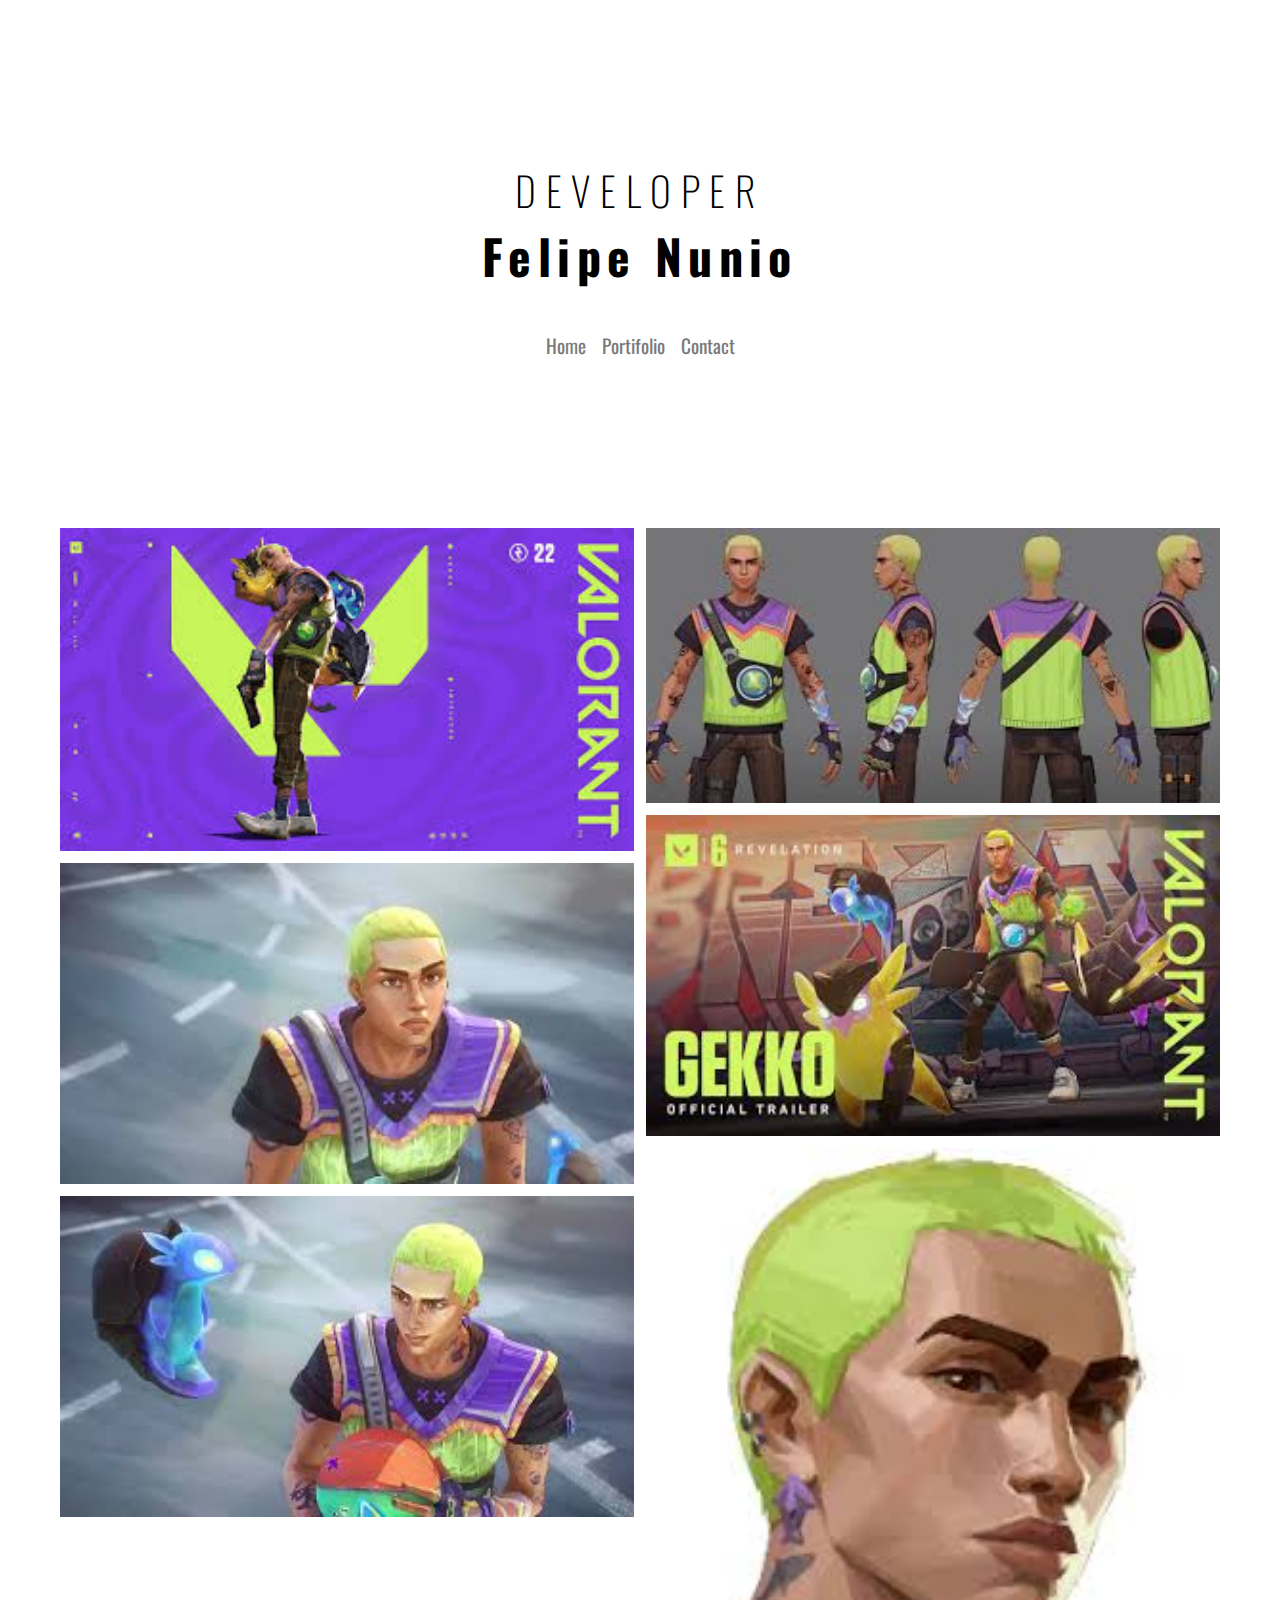
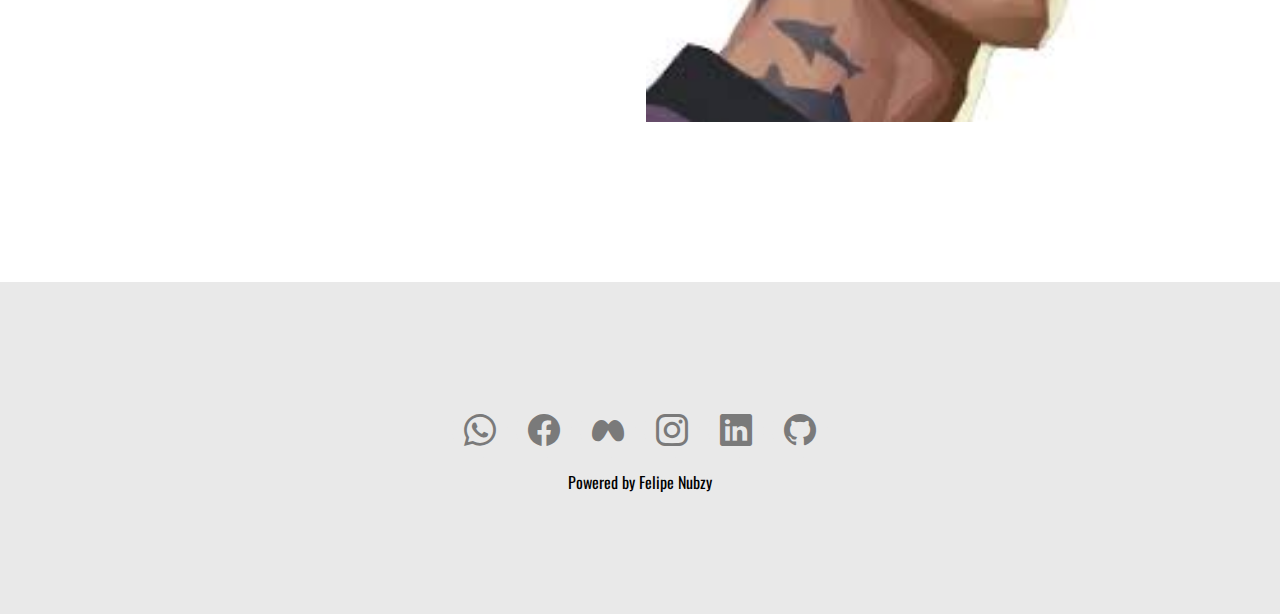
<file: index.html>
<!DOCTYPE html>
<html lang="pt-br">

<head>
    <meta charset="UTF-8">
    <meta name="viewport" content="width=device-width, initial-scale=1.0">
    <title>Meu Portifólio</title>
    <link rel="stylesheet" href="https://cdn.jsdelivr.net/npm/bootstrap-icons@1.11.3/font/bootstrap-icons.min.css">
    <link rel="stylesheet" href="style.css">
</head>

<body>
    <header>
        <h2>developer</h2>
        <h1>Felipe Nunio</h1>
        <nav>
            <ul>
                <li>
                    <a href="index.html">Home</a>
                </li>
                <li>
                    <a href="">Portifolio</a>
                </li>
                <li>
                    <a href="contact.html">Contact</a>
                </li>
            </ul>
        </nav>
    </header>
    <main>

        <section>
            <div class="col">

                <img src="Images/Sem título.jpg" alt="lindo">
                <img src="Images/Sem título 2.jpg" alt="lindo2">
                <img src="Images/Sem título3.jpg" alt="lindo3">
            </div>
            <div class="col">

                <img src="Images/Sem título4.jpg" alt="lindo4">
                <img src="Images/Sem título5.jpg" alt="lindo5">
                <img src="Images/Sem título6.jpg" alt="lindo6">
            </div>
        </section>
    </main>
    <footer>
        <div class="social">
            <a href="">

                <i class="bi bi-whatsapp"></i>
            </a>
            <a href="">

                <i class="bi bi-facebook"></i>
            </a>
            <a href="">

                <i class="bi bi-meta"></i>
            </a>
            <a href="">

                <i class="bi bi-instagram"></i>
            </a>
            <a href="">

                <i class="bi bi-linkedin"></i>
            </a>
            <a href="">

                <i class="bi bi-github"></i>
            </a>
        </div>
        <p>
            Powered by Felipe Nubzy
        </p>
    </footer>

</body>

</html>
</file>
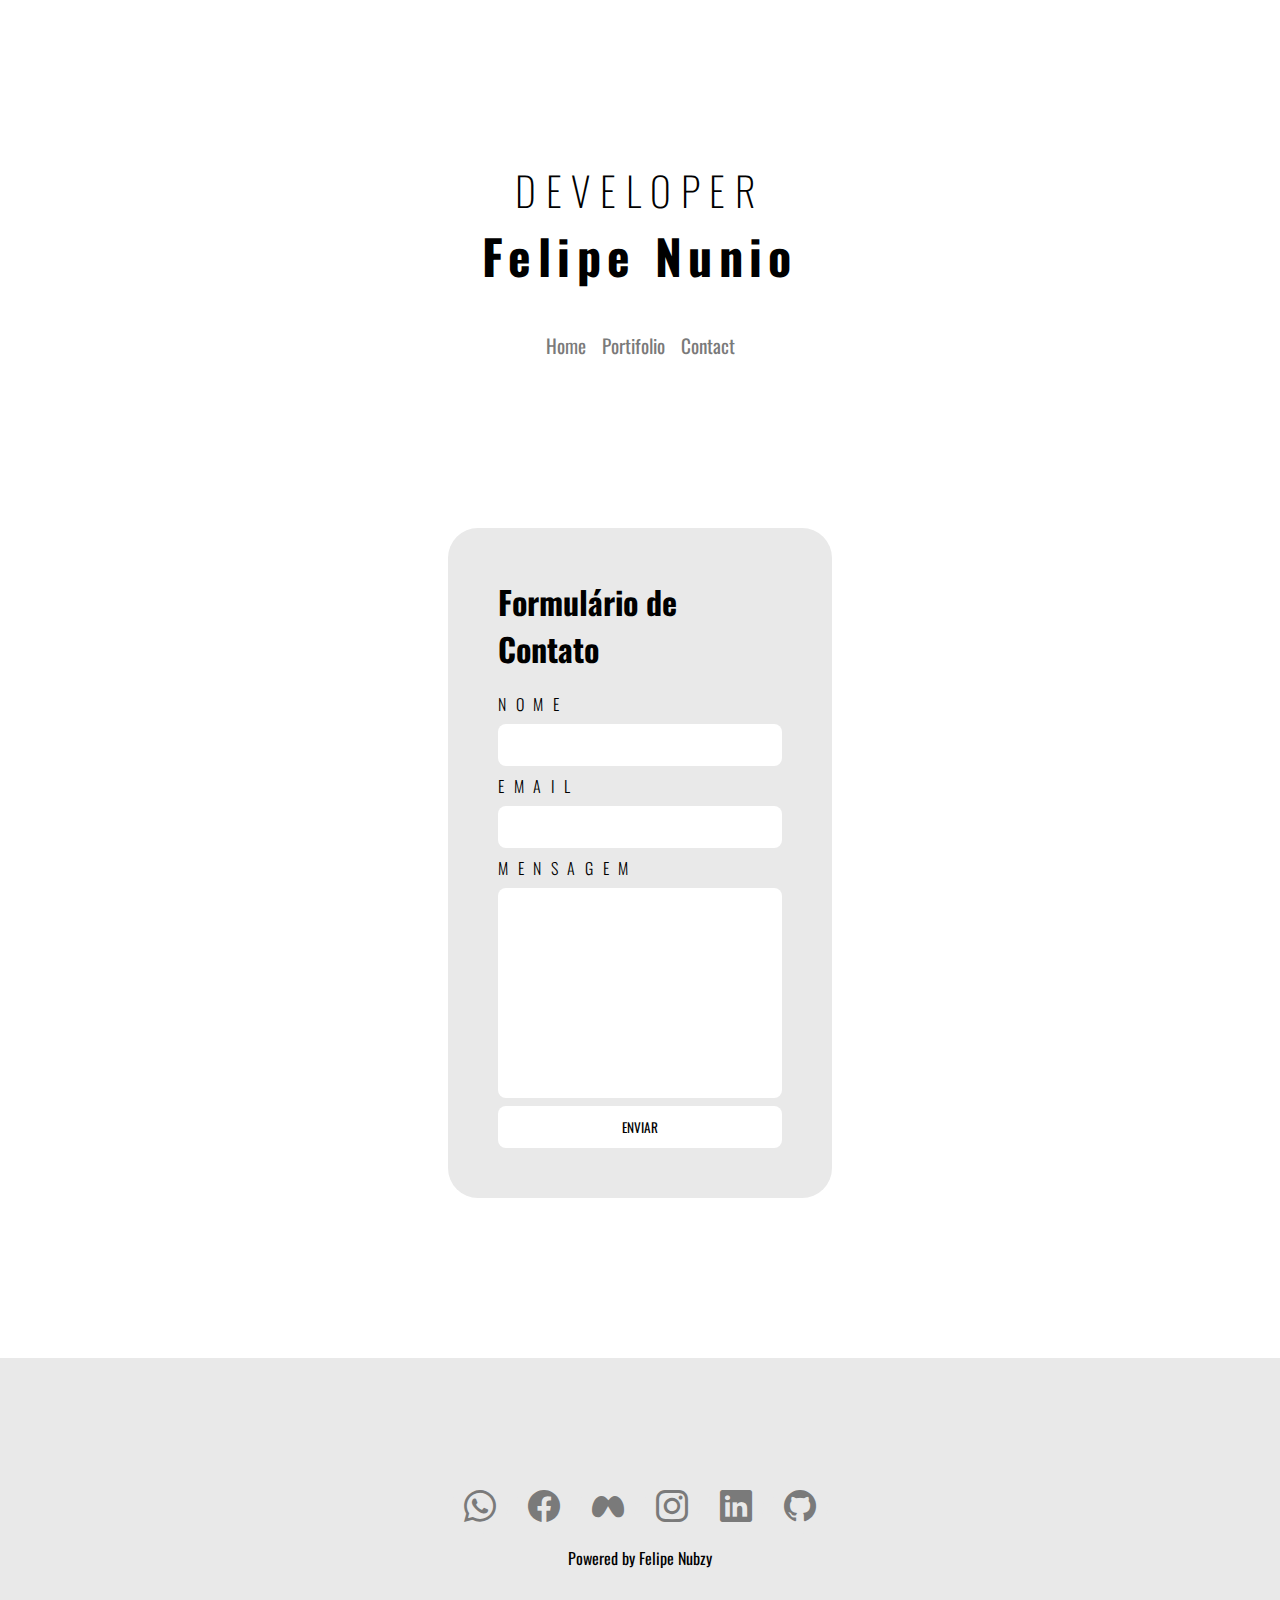
<file: contact.html>
<!DOCTYPE html>
<html lang="pt-br">

<head>
    <meta charset="UTF-8">
    <meta name="viewport" content="width=device-width, initial-scale=1.0">
    <title>Contato</title>
    <link rel="stylesheet" href="https://cdn.jsdelivr.net/npm/bootstrap-icons@1.11.3/font/bootstrap-icons.min.css">
    <link rel="stylesheet" href="style.css">
</head>

<body>
    <header>
        <h2>developer</h2>
        <h1>Felipe Nunio</h1>
        <nav>
            <ul>
                <li>
                    <a href="index.html">Home</a>
                </li>
                <li>
                    <a href="">Portifolio</a>
                </li>
                <li>
                    <a href="contact.html">Contact</a>
                </li>
            </ul>
        </nav>
    </header>
    <main class="formulario">
        <h1>Formulário de Contato</h1>
        <form action="https://formsubmit.co/felipesn1324@gmail.com" method="POST">
            <h2>Nome</h2>
            <input type="text" name="name" required>
            <h2>Email</h2>
            <input type="email" name="email" required>
            <h2>Mensagem</h2>
            <textarea name="mensage" required></textarea>
            <button type="submit">Enviar</button>
            <input type="hidden" name="_next" value="http://127.0.0.1:5500/obrigado.html">
       </form>
    </main>
    <footer>
        <div class="social">
            <a href="">

                <i class="bi bi-whatsapp"></i>
            </a>
            <a href="">

                <i class="bi bi-facebook"></i>
            </a>
            <a href="">

                <i class="bi bi-meta"></i>
            </a>
            <a href="">

                <i class="bi bi-instagram"></i>
            </a>
            <a href="">

                <i class="bi bi-linkedin"></i>
            </a>
            <a href="">

                <i class="bi bi-github"></i>
            </a>
        </div>
        <p>
            Powered by Felipe Nubzy
        </p>
    </footer>

</body>

</html>
</file>
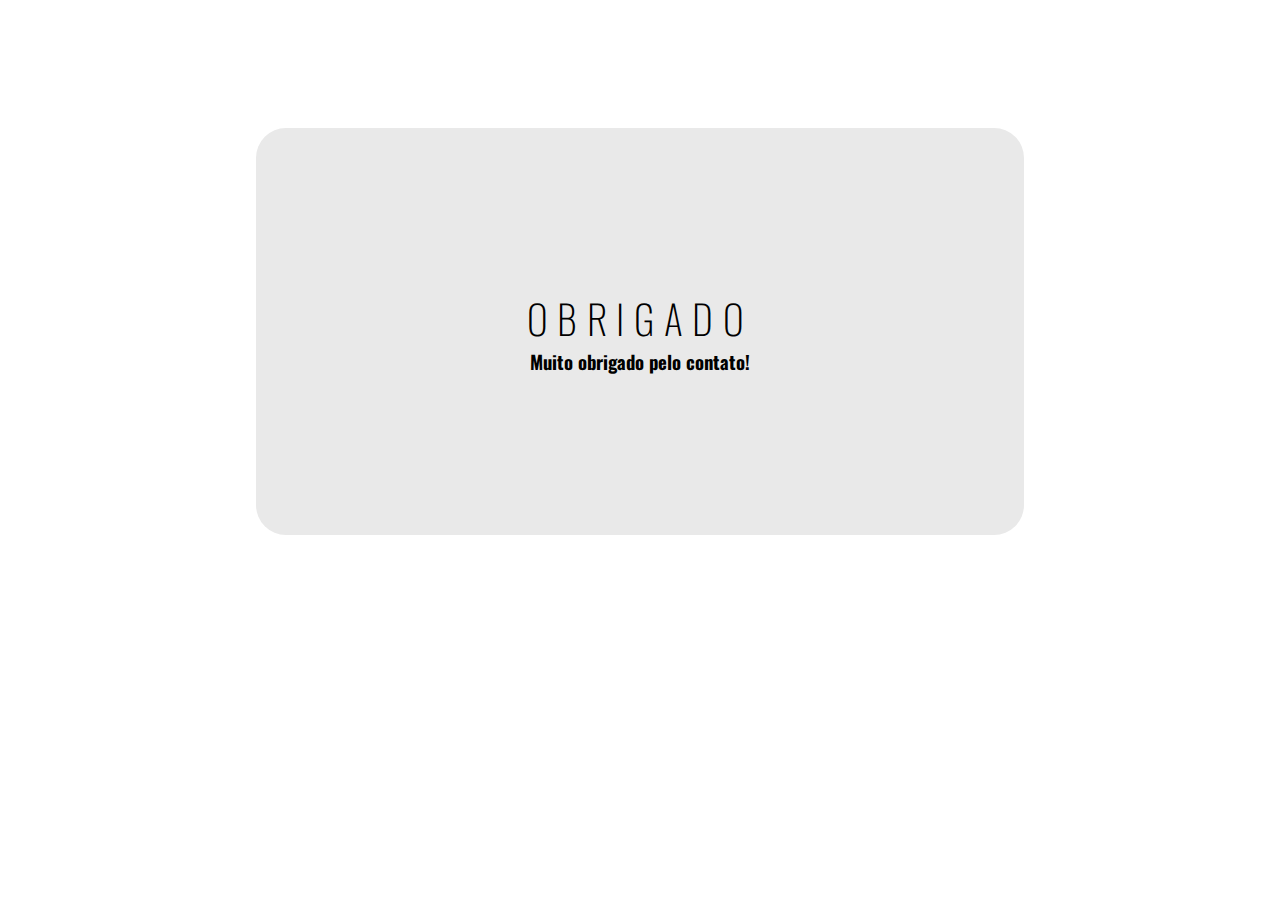
<file: obrigado.html>
<!DOCTYPE html>
<html lang="en">
<head>
    <meta charset="UTF-8">
    <meta name="viewport" content="width=, initial-scale=1.0">
    <title>Obrigado</title>
    <link rel="stylesheet" href="style.css">
</head>
<body>
    <header class="thanks">
        <h2>Obrigado</h2>
        <h3>Muito obrigado pelo contato!</h3>
    </header>
    </body>
</html>
</file>
<file: style.css>
@import url('https://fonts.googleapis.com/css2?family=Oswald:wght@200..700&display=swap');

* {
    margin: 0;
    padding: 0;
    font-family: "Oswald", sans-serif;
}

html {
    font-size: 16px;
}

header {
    display: flex;
    flex-direction: column;
    align-items: center;
    padding-top: 160px;
    padding-bottom: 160px;
}

header h2 {
    font-weight: 200;
    font-size: 2.5rem;
    text-transform: uppercase;
    letter-spacing: .6rem;
}

header h1 {
    font-size: 3rem;
    letter-spacing: .4rem;
    margin-bottom: 32px;
    text-align: center;
}

nav ul {
    display: flex;
    list-style: none;

}

nav ul li {
    padding: 8px;
    font-size: 1.2rem;
}

nav ul li a {
    text-decoration: none;
    color: #7a7a7a;
    transition: .3s color, .3s border-bottom;
    border-bottom: 2px solid transparent;
}

nav ul li a:hover {
    color: black;
    border-color: black;
}

section {
    display: flex;
    padding: 0 240px;
    gap: 12px;
    flex-direction: row;
}

.col {
    display: flex;
    flex-direction: column;
    width: 50%;
    gap: 12px;
}

section img {
    width: 100%;
    object-fit: contain;
}

footer {
    display: flex;
    flex-direction: column;
    align-items: center;
    background-color: #e9e9e9;
    padding: 120px 0;
    margin-top: 160px;

}

.social {
    display: flex;
    gap: 8px;
    font-size: 2rem;
    margin-bottom: 12px;
    flex-wrap: wrap;
    justify-content: center;
}

.social a {
    color: #7a7a7a;
    background-color: #e9e9e9;
    border-radius: 100%;
    text-decoration: none;
}

.social a:hover {
    color: #e9e9e9;
    background-color: #7a7a7a;
    transition: .3s color, .3s background-color;
}

footer div a i {
    padding: 12px;
    display: flex;
    align-items: center;
    justify-content: center;
}

.formulario {
    margin: 0 35%;
    padding: 50px;
    background-color: #e9e9e9;
    border-radius: 30px;
}

.formulario h1 {
    padding-bottom: 20px;
}

.formulario h2 {
    font-weight: 300;
    font-size: 1rem;
    text-transform: uppercase;
    letter-spacing: .6rem;
}

.formulario form {
    display: flex;
    flex-direction: column;
    gap: 8px;
    border-color: transparent;
}

.formulario form input {
    padding: 10px;
    border-radius: 8px;
    border: 1px solid transparent;
    transition: border-color, box-shadow 0.2s;
    outline: none;
}

.formulario form button {
    padding: 10px;
    background-color: white;
    font-family: "Oswald", sans-serif;
    border-radius: 8px;
}

form textarea {
    min-height: 13rem;
    resize: none;
    border: 1px solid transparent;
    border-radius: 8px;
    outline: none;
}

form button {
    display: block;
    text-transform: uppercase;
    font-family: "Oswald", sans-serif;
    border: 1px solid transparent;
}
form input:hover{
    border-color: #09d;
    box-shadow: 0 0 0 3px #4dc8ff;
    transition: .3s border-color, .3s box-shadow;
}
form textarea:hover{
    border-color: #09d;
    box-shadow: 0 0 0 3px #4dc8ff;
    transition: .3s border-color, .3s box-shadow;
}
form button:hover{
    background-color: #09d;
    color: white;
    transition: .3s background-color, .3s color;
}

form input:hover form input:focus form textarea:hover form textarea:focus {
    outline: none;
    border-radius: 8px;

}

.thanks{
    background-color: #e9e9e9;
    margin: 10% 20%;
    border-radius: 30px;
}

.thanks h2 h3{
    text-align: center;
    align-items: center;
}

@media(max-width:1400px) {
    section {
        padding: 0 60px;
    }
}

@media (max-width:1000px) {
    .formulario{
        margin: 20%;
    }
}

@media(max-width:700px) {
    section {
        padding: 0 32px;
    }

    header {
        padding: 100px 0;
    }

    html {
        font-size: 12px;
    }

    .formulario{
        margin: 5%;
    }
}

@media(max-width:450px) {
    section {
        flex-direction: column;
    }

    .col {
        width: 100%;
    }

    html {
        font-size: 8px;
    }
}
</file>
